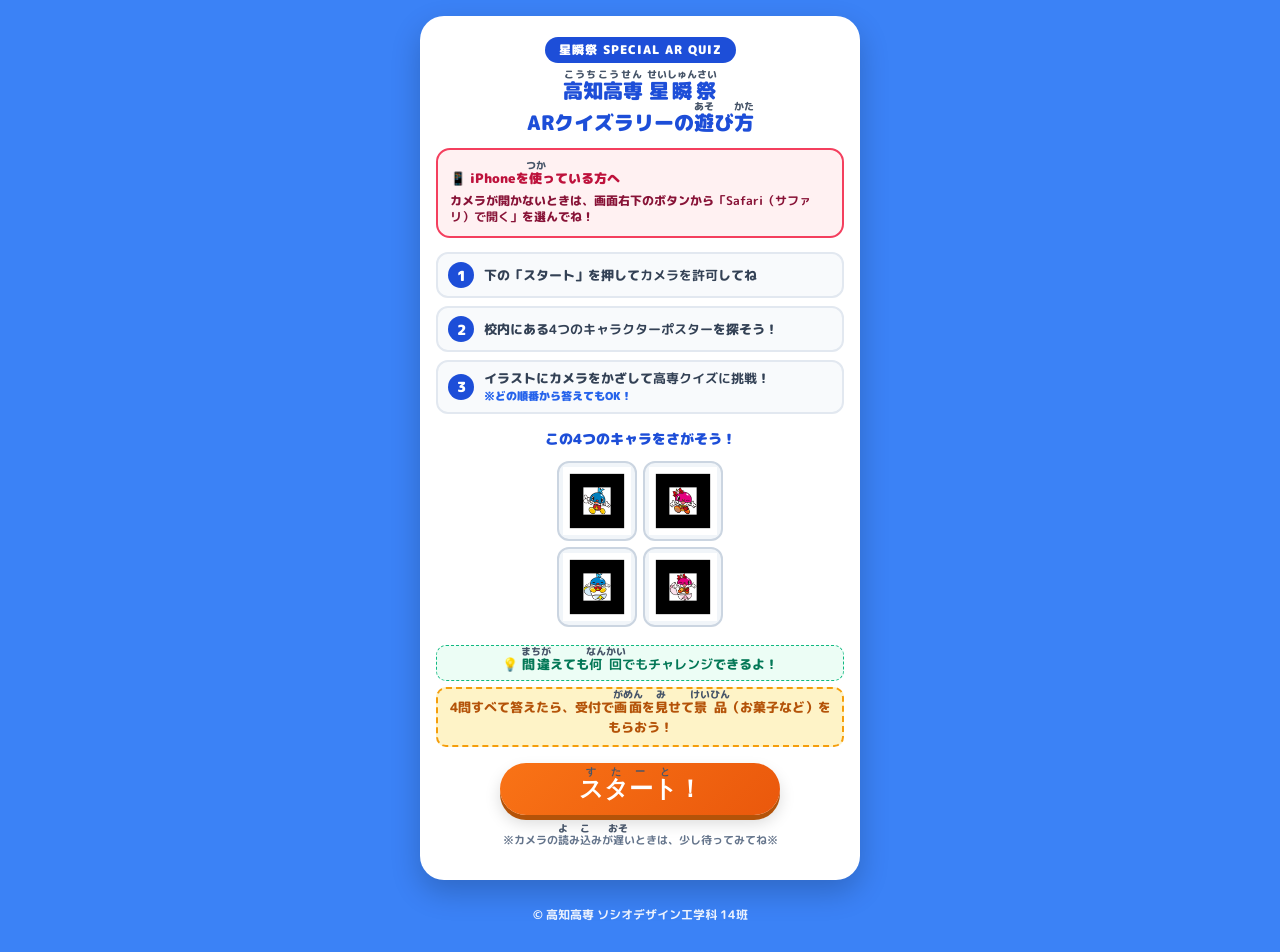
<file: index.html>
<!DOCTYPE html>
<html lang="ja">
<head> 
    <meta charset="utf-8">
    <title>高知高専 星瞬祭 ARクイズラリー</title>
    <meta name="description" content="高知高専 星瞬祭 ARクイズラリーの説明とスタート画面">
    <meta name="viewport" content="width=device-width, initial-scale=1.0, user-scalable=no">
    <link rel="stylesheet" href="style.css">
    <link rel="preconnect" href="https://fonts.googleapis.com">
    <link rel="preconnect" href="https://fonts.gstatic.com" crossorigin>
    <link href="https://fonts.googleapis.com/css2?family=M+PLUS+Rounded+1c:wght@700;800;900&display=swap" rel="stylesheet">
</head>
<body>
    <div id="All">
        <main class="quiz-card">
            <header class="quiz-header">
                <div class="badge">星瞬祭 SPECIAL AR QUIZ</div>
                <h1><ruby>高知高専<rt>こうちこうせん</rt></ruby> <ruby>星瞬祭<rt>せいしゅんさい</rt></ruby><br>ARクイズラリーの<ruby>遊<rt>あそ</rt></ruby>び<ruby>方<rt>かた</rt></ruby></h1>
            </header>

            <div class="safari-notice">
                <div class="notice-title">📱 iPhoneを<ruby>使<rt>つか</rt></ruby>っている方へ</div>
                <p>カメラが開かないときは、画面右下のボタンから<strong>「Safari（サファリ）で開く」</strong>を選んでね！</p>
            </div>

            <div class="manual-steps">
                <div class="step-item">
                    <span class="step-num">1</span>
                    <p>下の「スタート」を押して<strong>カメラを許可</strong>してね</p>
                </div>
                <div class="step-item">
                    <span class="step-num">2</span>
                    <p>校内にある<strong>4つのキャラクターポスター</strong>を探そう！</p>
                </div>
                <div class="step-item">
                    <span class="step-num">3</span>
                    <p>イラストにカメラをかざして<strong>高専クイズに挑戦</strong>！<br><span class="sub-hint">※どの順番から答えてもOK！</span></p>
                </div>
            </div>

            <div class="marker-section">
                <div class="section-title">この4つのキャラをさがそう！</div>
                <div class="marker-container">
                    <table class="marker-table">
                        <tr>
                            <td><img src="images/marker/pattern-kochiyan_c_002_r_300.png" alt="キャラ1"></td>
                            <td><img src="images/marker/pattern-karanchan_c_004_r_350.png" alt="キャラ2"></td>
                        </tr>
                        <tr>
                            <td><img src="images/marker/pattern-kochiyan_c_008_r_300.png" alt="キャラ3"></td>
                            <td><img src="images/marker/pattern-karanchan_c_009_r_350.png" alt="キャラ4"></td>
                        </tr>
                    </table>
                </div>
            </div>

            <div class="instruction-box">
                <p class="retry-p">💡 <ruby>間違<rt>まちが</rt></ruby>えても<strong><ruby>何回<rt>なんかい</rt></ruby>でもチャレンジ</strong>できるよ！</p>
                <p class="reward-p">4問すべて答えたら、受付で<ruby>画面<rt>がめん</rt></ruby>を<ruby>見<rt>み</rt></ruby>せて<ruby>景品<rt>けいひん</rt></ruby>（お菓子など）をもらおう！</p>
            </div>

            <div class="button-container">
                <button type="button" class="start-btn" onclick="location.href='newquiz.html'">
                    <ruby>スタート<rt>すたーと</rt></ruby>！
                </button>
            </div>

            <p class="notice-p">※カメラの<ruby>読<rt>よ</rt></ruby>み<ruby>込<rt>こ</rt></ruby>みが<ruby>遅<rt>おそ</rt></ruby>いときは、少し待ってみてね※</p>
        </main>

        <footer>
            <p>© 高知高専 ソシオデザイン工学科 14班</p>
        </footer>
    </div>
</body>
</html>
</file>
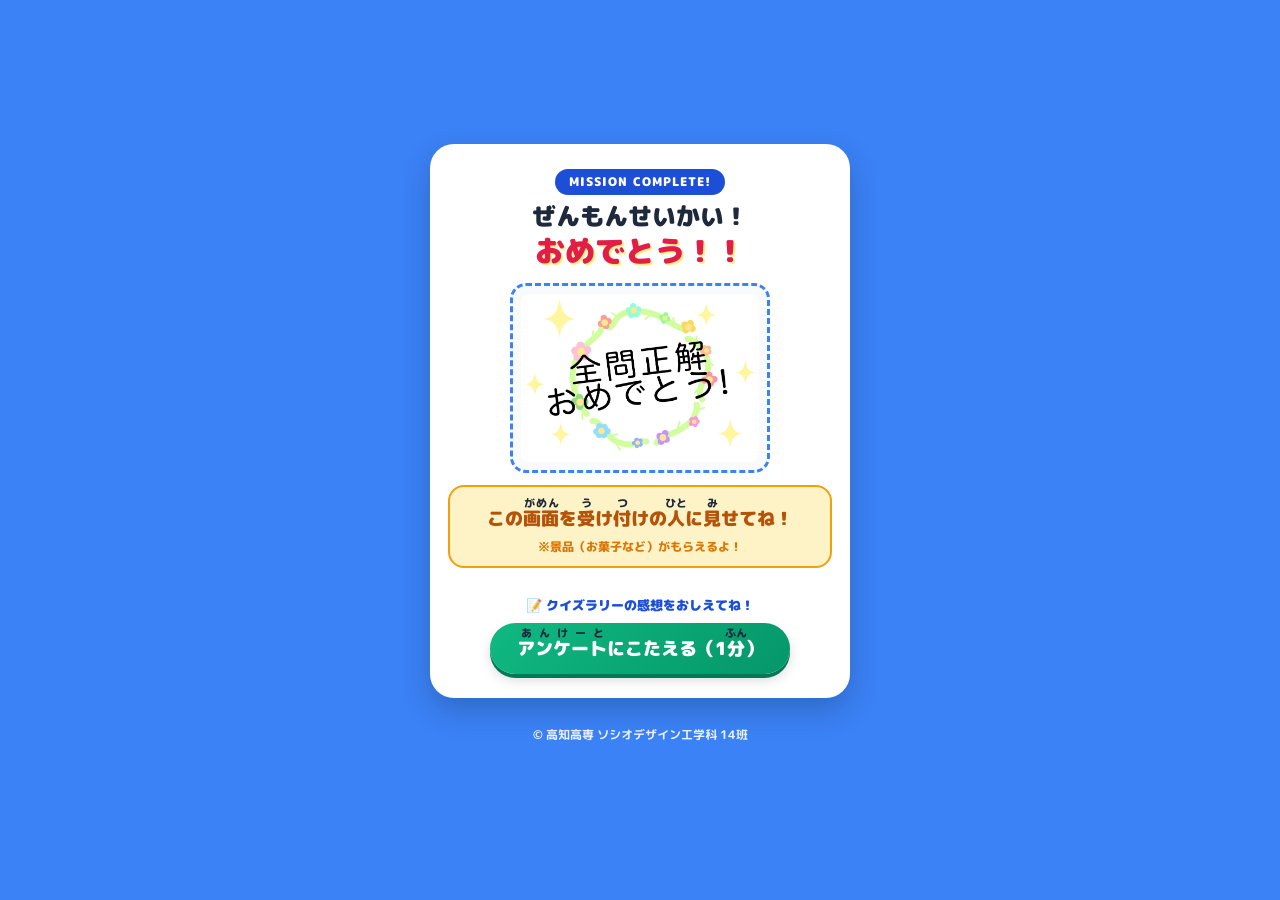
<file: clear.html>
<!DOCTYPE html>
<html lang="ja">
<head>
    <meta charset="UTF-8">
    <title>全問正解おめでとう！｜高知高専 星瞬祭 ARクイズラリー</title>
    <meta name="viewport" content="width=device-width, initial-scale=1.0, user-scalable=no">
    <link rel="stylesheet" href="clear.css">
    <link rel="preconnect" href="https://fonts.googleapis.com">
    <link rel="preconnect" href="https://fonts.gstatic.com" crossorigin>
    <link href="https://fonts.googleapis.com/css2?family=M+PLUS+Rounded+1c:wght@700;800;900&display=swap" rel="stylesheet">
</head>
<body>
    <div class="confetti-container" aria-hidden="true">
        <div class="confetti"></div><div class="confetti"></div>
        <div class="confetti"></div><div class="confetti"></div>
        <div class="confetti"></div><div class="confetti"></div>
        <div class="confetti"></div><div class="confetti"></div>
    </div>

    <div id="outer">
        <main class="clear-card">
            <header class="clear-header">
                <div class="badge">MISSION COMPLETE!</div>
                <h1>ぜんもんせいかい！<br><span class="highlight">おめでとう！！</span></h1>
            </header>

            <div class="stamp-container">
                <div class="stamp-frame">
                    <img src="images/stamp/全問正解.jpg" alt="全問正解スタンプ" class="stamp-image">
                </div>
            </div>

            <div class="reception-guide">
                <p class="guide-text">
                    この<ruby>画面<rt>がめん</rt></ruby>を<ruby>受<rt>う</rt></ruby>け<ruby>付<rt>つ</rt></ruby>けの<ruby>人<rt>ひと</rt></ruby>に<ruby>見<rt>み</rt></ruby>せてね！
                </p>
                <p class="sub-text">※景品（お菓子など）がもらえるよ！</p>
            </div>

            <div class="survey-container">
                <p class="survey-title">📝 クイズラリーの感想をおしえてね！</p>
                <a href="https://docs.google.com/forms/d/e/1FAIpQLSczkO3vyU0O9Tlit2I1jtY0QSrg38aOl59SbziwXtgxCSIYGg/viewform?usp=dialog" 
                   target="_blank" 
                   rel="noopener noreferrer" 
                   class="survey-btn">
                   <ruby>アンケート<rt>あんけーと</rt></ruby>にこたえる（1<ruby>分<rt>ふん</rt></ruby>）
                </a>
            </div>
        </main>

        <footer>
            <p>© 高知高専 ソシオデザイン工学科 14班</p>
        </footer>
    </div>
</body>
</html>
</file>
<file: style.css>
@charset "UTF-8";

:root {
    --ksfn-blue: #3b82f6;
    --ksfn-dark-blue: #1d4ed8;
    --accent-red: #e11d48;
    --accent-orange: #f97316;
    --text-color: #1e293b;
}

* { box-sizing: border-box; }

body {
    margin: 0;
    padding: 0;
    font-family: 'M PLUS Rounded 1c', "ヒラギノ角ゴ ProN", "Meiryo", sans-serif;
    background-color: var(--ksfn-blue);
    color: var(--text-color);
    line-height: 1.5;
}

#All {
    min-height: 100vh;
    padding: 16px 12px;
    display: flex;
    flex-direction: column;
    align-items: center;
    justify-content: center;
}

.quiz-card {
    background: #ffffff;
    width: 100%;
    max-width: 440px;
    border-radius: 24px;
    padding: 20px 16px;
    box-shadow: 0 12px 30px rgba(0, 0, 0, 0.2);
    text-align: center;
}

.quiz-header { margin-bottom: 12px; }

.badge {
    display: inline-block;
    background: var(--ksfn-dark-blue);
    color: #ffffff;
    font-weight: 900;
    font-size: 12px;
    padding: 4px 14px;
    border-radius: 20px;
    letter-spacing: 1px;
    margin-bottom: 6px;
}

h1 {
    font-size: 20px;
    font-weight: 900;
    margin: 0;
    color: var(--ksfn-dark-blue);
    line-height: 1.4;
}

.safari-notice {
    background-color: #fff1f2;
    border: 2px solid #f43f5e;
    border-radius: 14px;
    padding: 10px 12px;
    margin-bottom: 14px;
    text-align: left;
}

.safari-notice .notice-title {
    font-size: 13px;
    font-weight: 900;
    color: #be123c;
    margin-bottom: 4px;
}

.safari-notice p {
    font-size: 12px;
    font-weight: 800;
    color: #881337;
    margin: 0;
    line-height: 1.4;
}

.manual-steps {
    display: flex;
    flex-direction: column;
    gap: 8px;
    margin-bottom: 14px;
}

.step-item {
    display: flex;
    align-items: center;
    background-color: #f8fafc;
    border: 2px solid #e2e8f0;
    border-radius: 12px;
    padding: 8px 10px;
    text-align: left;
}

.step-num {
    background-color: var(--ksfn-dark-blue);
    color: #ffffff;
    font-weight: 900;
    font-size: 14px;
    width: 26px;
    height: 26px;
    border-radius: 50%;
    display: flex;
    align-items: center;
    justify-content: center;
    flex-shrink: 0;
    margin-right: 10px;
}

.step-item p {
    font-size: 13px;
    font-weight: 800;
    margin: 0;
    color: #334155;
    line-height: 1.3;
}

.sub-hint { font-size: 11px; color: #2563eb; font-weight: 900; }

.marker-section { margin: 12px 0; }
.section-title { font-size: 14px; font-weight: 900; color: var(--ksfn-dark-blue); margin-bottom: 6px; }

.marker-container { display: flex; justify-content: center; }
.marker-table { margin: 0 auto; border-collapse: separate; border-spacing: 6px; }
.marker-table td {
    background: #f1f5f9;
    border: 2px solid #cbd5e1;
    border-radius: 12px;
    padding: 4px;
    width: 80px;
    height: 80px;
    vertical-align: middle;
}

.marker-table img {
    max-width: 100%;
    max-height: 100%;
    height: auto;
    display: block;
    margin: 0 auto;
}

.instruction-box p { font-size: 13px; font-weight: 800; margin: 6px 0; }
.instruction-box p.retry-p { color: #047857; background-color: #ecfdf5; padding: 6px; border-radius: 10px; border: 1px dashed #10b981; }
.instruction-box p.reward-p { color: #b45309; background-color: #fef3c7; padding: 8px; border-radius: 10px; border: 2px dashed #f59e0b; }

ruby { ruby-position: over; }
rt { font-size: 10px; font-weight: 800; color: #475569; }

.button-container { margin: 16px 0 8px 0; }

.start-btn {
    background: linear-gradient(135deg, #f97316, #ea580c);
    color: #ffffff;
    font-size: 24px;
    font-weight: 900;
    padding: 10px 36px;
    border: none;
    border-radius: 50px;
    box-shadow: 0 5px 0px #b45309, 0 8px 16px rgba(0, 0, 0, 0.15);
    cursor: pointer;
    transition: all 0.1s ease;
    width: 85%;
    max-width: 280px;
}

.start-btn:active {
    transform: translateY(3px);
    box-shadow: 0 2px 0px #b45309, 0 4px 8px rgba(0, 0, 0, 0.15);
}

.notice-p { font-size: 11px; font-weight: 700; color: #64748b; margin-top: 6px; }

footer {
    font-size: 12px;
    color: #ffffff;
    margin-top: 14px;
    text-align: center;
    font-weight: 700;
    opacity: 0.9;
}
</file>
<file: clear.css>
@charset "UTF-8";

:root {
    --ksfn-blue: #3b82f6;
    --ksfn-dark-blue: #1d4ed8;
    --accent-red: #e11d48;
    --accent-yellow: #fef08a;
    --text-color: #1e293b;
}

*, *::before, *::after { box-sizing: border-box; }

body {
    margin: 0;
    padding: 0;
    font-family: 'M PLUS Rounded 1c', "ヒラギノ角ゴ ProN", "Meiryo", sans-serif;
    background-color: var(--ksfn-blue);
    color: var(--text-color);
    line-height: 1.5;
    overflow-x: hidden;
}

#outer {
    min-height: 100vh;
    padding: 20px 12px;
    display: flex;
    flex-direction: column;
    align-items: center;
    justify-content: center;
}

.clear-card {
    background: #ffffff;
    width: 100%;
    max-width: 420px;
    border-radius: 24px;
    padding: 24px 18px;
    box-shadow: 0 12px 30px rgba(0, 0, 0, 0.2);
    text-align: center;
    position: relative;
    z-index: 10;
}

.clear-header { margin-bottom: 12px; }

.badge {
    display: inline-block;
    background: var(--ksfn-dark-blue);
    color: #ffffff;
    font-weight: 900;
    font-size: 12px;
    padding: 4px 14px;
    border-radius: 20px;
    letter-spacing: 1px;
    margin-bottom: 6px;
}

h1 {
    font-size: 24px;
    font-weight: 900;
    margin: 0;
    color: var(--text-color);
    line-height: 1.3;
}

h1 .highlight {
    font-size: 30px;
    color: var(--accent-red);
    text-shadow: 2px 2px 0px var(--accent-yellow);
    display: inline-block;
    animation: pulse 1.5s infinite alternate;
}

@keyframes pulse {
    0% { transform: scale(1); }
    100% { transform: scale(1.05); }
}

.stamp-container { margin: 12px 0; display: flex; justify-content: center; }

.stamp-frame {
    background: #f8fafc;
    border: 3px dashed var(--ksfn-blue);
    border-radius: 16px;
    padding: 8px;
    max-width: 260px;
    width: 100%;
}

.stamp-image {
    width: 100%;
    height: auto;
    display: block;
    border-radius: 8px;
    animation: popIn 0.6s cubic-bezier(0.175, 0.885, 0.32, 1.275);
}

@keyframes popIn {
    0% { transform: scale(0.6); opacity: 0; }
    100% { transform: scale(1); opacity: 1; }
}

.reception-guide {
    background-color: #fef3c7;
    border: 2px solid #f59e0b;
    border-radius: 16px;
    padding: 10px 8px;
    margin-top: 12px;
}

.guide-text { font-size: 18px; font-weight: 900; color: #b45309; margin: 0; line-height: 1.6; }

ruby { ruby-position: over; }
rt { font-size: 11px; font-weight: 800; color: #1e293b; }

.sub-text { font-size: 12px; font-weight: 800; color: #d97706; margin: 4px 0 0 0; }

.survey-container {
    margin-top: 16px;
    padding-top: 12px;
    border-top: 2px stroke #e2e8f0;
}

.survey-title { font-size: 13px; font-weight: 900; color: var(--ksfn-dark-blue); margin: 0 0 8px 0; }

.survey-btn {
    display: inline-block;
    background: linear-gradient(135deg, #10b981, #059669);
    color: #ffffff;
    font-size: 18px;
    font-weight: 900;
    padding: 12px 20px;
    border-radius: 50px;
    text-decoration: none;
    box-shadow: 0 4px 0px #047857, 0 6px 12px rgba(0, 0, 0, 0.15);
    transition: all 0.1s ease;
    width: 90%;
    max-width: 300px;
}

.survey-btn:active {
    transform: translateY(3px);
    box-shadow: 0 1px 0px #047857, 0 2px 6px rgba(0, 0, 0, 0.15);
}

footer { font-size: 12px; color: #ffffff; margin-top: 16px; text-align: center; font-weight: 700; opacity: 0.9; }

.confetti-container {
    position: fixed;
    top: 0; left: 0;
    width: 100vw; height: 100vh;
    pointer-events: none;
    z-index: 1;
    overflow: hidden;
}

.confetti {
    position: absolute;
    width: 10px; height: 16px;
    opacity: 0.85;
    top: -20px;
    animation: fall 3.5s linear infinite;
}

.confetti:nth-child(1) { left: 10%; background: #ffffff; animation-delay: 0s; }
.confetti:nth-child(2) { left: 25%; background: #fef08a; animation-delay: 0.5s; }
.confetti:nth-child(3) { left: 40%; background: #f43f5e; animation-delay: 0.2s; }
.confetti:nth-child(4) { left: 55%; background: #60a5fa; animation-delay: 0.8s; }
.confetti:nth-child(5) { left: 70%; background: #ffffff; animation-delay: 0.3s; }
.confetti:nth-child(6) { left: 85%; background: #fef08a; animation-delay: 0.6s; }

@keyframes fall {
    0% { transform: translateY(0) rotate(0deg); opacity: 1; }
    100% { transform: translateY(100vh) rotate(360deg); opacity: 0; }
}
</file>
